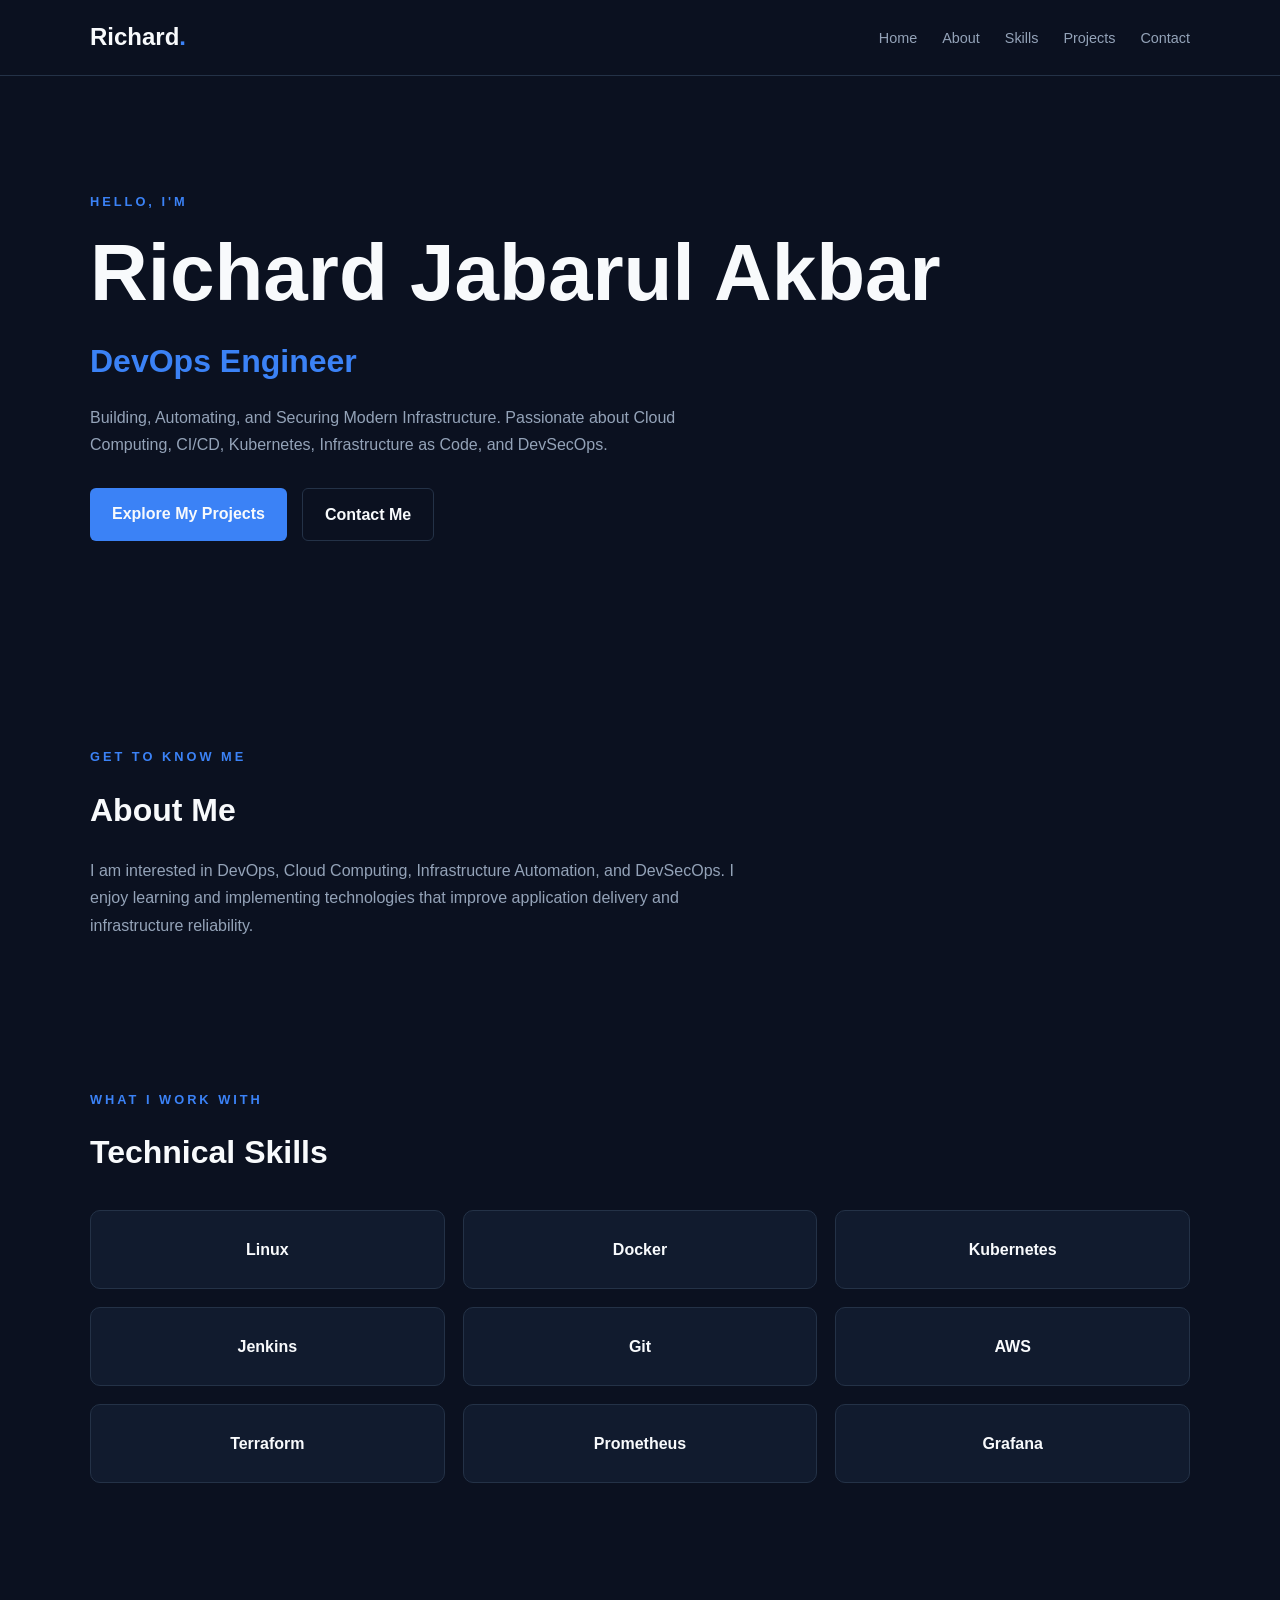
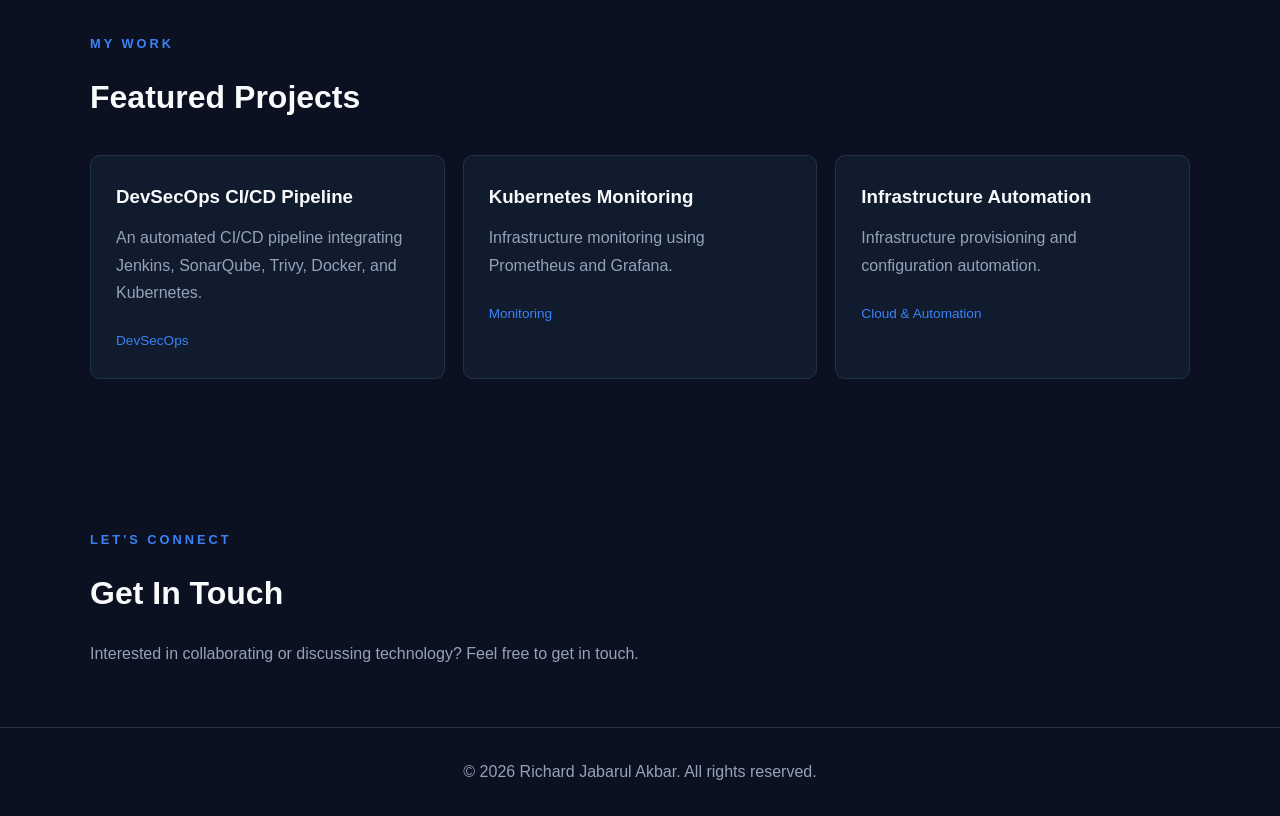
<file: app/index.html>
<!DOCTYPE html>
<html lang="en">
<head>
    <meta charset="UTF-8">
    <meta name="viewport" content="width=device-width, initial-scale=1.0">

    <meta name="description" content="Portfolio of Richard Jabarul Akbar, DevOps Engineer.">
    <title>Richard Akbar | DevOps Engineer</title>

    <link rel="stylesheet" href="css/style.css">
</head>
<body>

    <header class="header">
        <nav class="navbar container">
            <a href="index.html" class="logo">Richard<span>.</span></a>

            <ul class="nav-links">
                <li><a href="#home">Home</a></li>
                <li><a href="#about">About</a></li>
                <li><a href="#skills">Skills</a></li>
                <li><a href="#projects">Projects</a></li>
                <li><a href="#contact">Contact</a></li>
            </ul>
        </nav>
    </header>

    <main>
        <section id="home" class="hero container">
            <div class="hero-content">
                <p class="eyebrow">HELLO, I'M</p>

                <h1>Richard Jabarul Akbar</h1>

                <h2>DevOps Engineer</h2>

                <p class="hero-description">
                    Building, Automating, and Securing Modern Infrastructure.
                    Passionate about Cloud Computing, CI/CD, Kubernetes,
                    Infrastructure as Code, and DevSecOps.
                </p>

                <div class="hero-actions">
                    <a href="#projects" class="btn btn-primary">
                        Explore My Projects
                    </a>

                    <a href="#contact" class="btn btn-outline">
                        Contact Me
                    </a>
                </div>
            </div>
        </section>

        <section id="about" class="section container">
            <p class="eyebrow">GET TO KNOW ME</p>
            <h2>About Me</h2>

            <p class="section-description">
                I am interested in DevOps, Cloud Computing,
                Infrastructure Automation, and DevSecOps.
                I enjoy learning and implementing technologies
                that improve application delivery and infrastructure reliability.
            </p>
        </section>

        <section id="skills" class="section container">
            <p class="eyebrow">WHAT I WORK WITH</p>
            <h2>Technical Skills</h2>

            <div class="skills-grid">
                <div class="skill-card">Linux</div>
                <div class="skill-card">Docker</div>
                <div class="skill-card">Kubernetes</div>
                <div class="skill-card">Jenkins</div>
                <div class="skill-card">Git</div>
                <div class="skill-card">AWS</div>
                <div class="skill-card">Terraform</div>
                <div class="skill-card">Prometheus</div>
                <div class="skill-card">Grafana</div>
            </div>
        </section>

        <section id="projects" class="section container">
            <p class="eyebrow">MY WORK</p>
            <h2>Featured Projects</h2>

            <div class="projects-grid">
                <article class="project-card">
                    <h3>DevSecOps CI/CD Pipeline</h3>
                    <p>
                        An automated CI/CD pipeline integrating
                        Jenkins, SonarQube, Trivy, Docker,
                        and Kubernetes.
                    </p>
                    <span>DevSecOps</span>
                </article>

                <article class="project-card">
                    <h3>Kubernetes Monitoring</h3>
                    <p>
                        Infrastructure monitoring using
                        Prometheus and Grafana.
                    </p>
                    <span>Monitoring</span>
                </article>

                <article class="project-card">
                    <h3>Infrastructure Automation</h3>
                    <p>
                        Infrastructure provisioning and
                        configuration automation.
                    </p>
                    <span>Cloud &amp; Automation</span>
                </article>
            </div>
        </section>

        <section id="contact" class="section container">
            <p class="eyebrow">LET'S CONNECT</p>
            <h2>Get In Touch</h2>

            <p class="section-description">
                Interested in collaborating or discussing
                technology? Feel free to get in touch.
            </p>
        </section>
    </main>

    <footer class="footer">
        <p>&copy; 2026 Richard Jabarul Akbar. All rights reserved.</p>
    </footer>

</body>
</html>
</file>
<file: app/css/style.css>
:root {
    --background: #0b1120;
    --surface: #111b2e;
    --primary: #3b82f6;
    --text: #f8fafc;
    --muted: #94a3b8;
    --border: #243247;
}

* {
    margin: 0;
    padding: 0;
    box-sizing: border-box;
}

html {
    scroll-behavior: smooth;
}

body {
    background: var(--background);
    color: var(--text);
    font-family: Arial, sans-serif;
    line-height: 1.7;
}

a {
    color: inherit;
    text-decoration: none;
}

.container {
    width: min(1100px, 90%);
    margin: auto;
}

.header {
    border-bottom: 1px solid var(--border);
    position: sticky;
    top: 0;
    background: var(--background);
    z-index: 10;
}

.navbar {
    display: flex;
    justify-content: space-between;
    align-items: center;
    min-height: 75px;
}

.logo {
    font-size: 1.5rem;
    font-weight: bold;
}

.logo span {
    color: var(--primary);
}

.nav-links {
    display: flex;
    gap: 25px;
    list-style: none;
}

.nav-links a {
    color: var(--muted);
    font-size: 0.9rem;
}

.nav-links a:hover {
    color: var(--primary);
}

.hero {
    min-height: 580px;
    display: flex;
    align-items: center;
}

.eyebrow {
    color: var(--primary);
    font-weight: bold;
    letter-spacing: 3px;
    font-size: 0.8rem;
    margin-bottom: 15px;
}

.hero h1 {
    font-size: clamp(2.8rem, 7vw, 5rem);
    line-height: 1.15;
}

.hero h2 {
    color: var(--primary);
    font-size: clamp(1.3rem, 3vw, 2rem);
    margin: 15px 0;
}

.hero-description,
.section-description {
    color: var(--muted);
    max-width: 650px;
}

.hero-actions {
    display: flex;
    gap: 15px;
    margin-top: 30px;
    flex-wrap: wrap;
}

.btn {
    padding: 12px 22px;
    border-radius: 6px;
    font-weight: bold;
}

.btn-primary {
    background: var(--primary);
}

.btn-outline {
    border: 1px solid var(--border);
}

.section {
    padding-top: 90px;
    padding-bottom: 60px;
}

.section h2 {
    font-size: 2rem;
    margin-bottom: 20px;
}

.skills-grid,
.projects-grid {
    display: grid;
    grid-template-columns: repeat(3, 1fr);
    gap: 18px;
    margin-top: 30px;
}

.skill-card,
.project-card {
    background: var(--surface);
    border: 1px solid var(--border);
    padding: 25px;
    border-radius: 10px;
}

.skill-card {
    text-align: center;
    font-weight: bold;
}

.project-card h3 {
    margin-bottom: 12px;
}

.project-card p {
    color: var(--muted);
    margin-bottom: 20px;
}

.project-card span {
    color: var(--primary);
    font-size: 0.85rem;
}

.footer {
    border-top: 1px solid var(--border);
    text-align: center;
    padding: 30px;
    color: var(--muted);
}

@media (max-width: 768px) {
    .navbar {
        flex-direction: column;
        padding: 15px 0;
        gap: 15px;
    }

    .nav-links {
        flex-wrap: wrap;
        justify-content: center;
        gap: 15px;
    }

    .hero {
        min-height: 450px;
    }

    .skills-grid,
    .projects-grid {
        grid-template-columns: repeat(2, 1fr);
    }
}

@media (max-width: 480px) {
    .skills-grid,
    .projects-grid {
        grid-template-columns: 1fr;
    }
}
</file>
